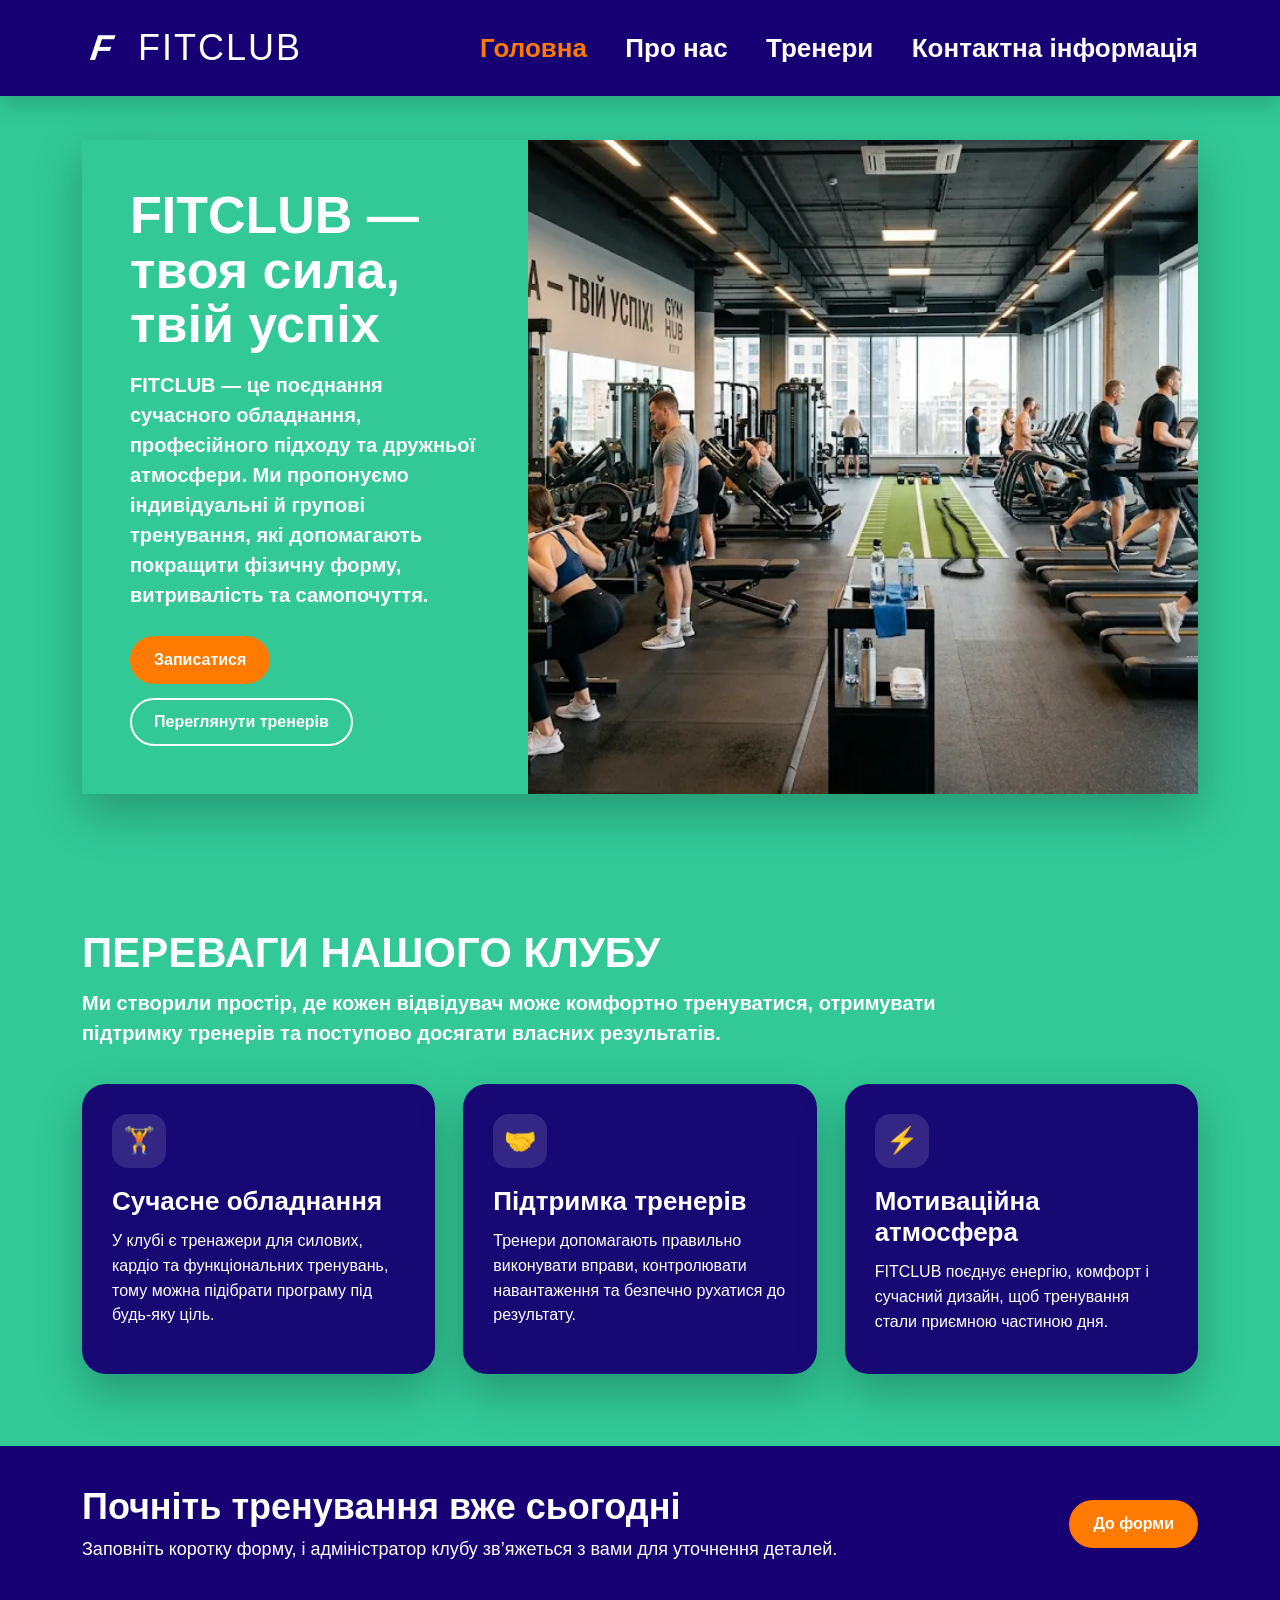
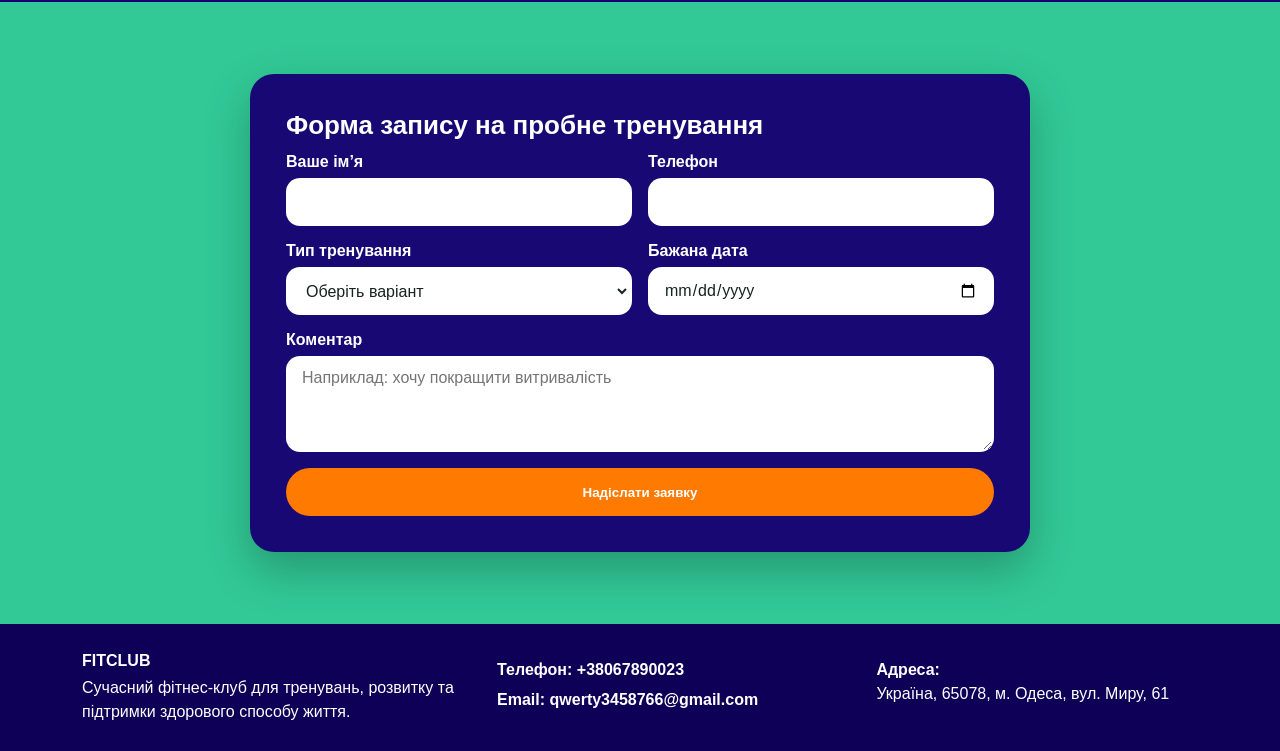
<file: index.html>
<!doctype html>
<html lang="uk">
<head>
    <meta charset="utf-8">
    <meta name="viewport" content="width=device-width, initial-scale=1.0">
    <title>FITCLUB — головна сторінка</title>
    <meta name="description" content="FITCLUB — сучасний фітнес-клуб з професійними тренерами, комфортною атмосферою та формою запису на пробне тренування.">
    <link rel="icon" href="favicon.svg" type="image/svg+xml">
    <link rel="stylesheet" href="css/style.css">
</head>
<body>
<header class="site-header">
    <div class="wrapper header-inner">
        <a class="brand" href="index.html" aria-label="FITCLUB головна сторінка">
            <span class="brand-mark">F</span>
            <span>FITCLUB</span>
        </a>
        <button class="nav-toggle" type="button" aria-label="Відкрити меню" aria-expanded="false">
            <span></span><span></span><span></span>
        </button>
        <nav class="main-nav" aria-label="Головна навігація">
            <ul>
                <li><a class="active" href="index.html">Головна</a></li>
                <li><a href="about.html">Про нас</a></li>
                <li><a href="trainers.html">Тренери</a></li>
                <li><a href="contacts.html">Контактна інформація</a></li>
            </ul>
        </nav>
    </div>
</header>

<main>
    <section class="hero">
        <div class="wrapper">
            <div class="hero-card">
                <div class="hero-text">
                    <h1>FITCLUB — твоя сила, твій успіх</h1>
                    <p>FITCLUB — це поєднання сучасного обладнання, професійного підходу та дружньої атмосфери. Ми пропонуємо індивідуальні й групові тренування, які допомагають покращити фізичну форму, витривалість та самопочуття.</p>
                    <div class="hero-actions">
                        <a class="btn-fit" href="#trial-form">Записатися</a>
                        <a class="btn-ghost" href="trainers.html">Переглянути тренерів</a>
                    </div>
                </div>
                <img class="hero-image" src="images/hero-gym.webp" alt="Сучасний тренажерний зал FITCLUB">
            </div>
        </div>
    </section>

    <section class="section">
        <div class="wrapper">
            <h2 class="section-title">Переваги нашого клубу</h2>
            <p class="section-subtitle">Ми створили простір, де кожен відвідувач може комфортно тренуватися, отримувати підтримку тренерів та поступово досягати власних результатів.</p>
            <div class="cards-grid">
                <article class="info-card">
                    <div class="info-icon">🏋</div>
                    <h3>Сучасне обладнання</h3>
                    <p>У клубі є тренажери для силових, кардіо та функціональних тренувань, тому можна підібрати програму під будь-яку ціль.</p>
                </article>
                <article class="info-card">
                    <div class="info-icon">🤝</div>
                    <h3>Підтримка тренерів</h3>
                    <p>Тренери допомагають правильно виконувати вправи, контролювати навантаження та безпечно рухатися до результату.</p>
                </article>
                <article class="info-card">
                    <div class="info-icon">⚡</div>
                    <h3>Мотиваційна атмосфера</h3>
                    <p>FITCLUB поєднує енергію, комфорт і сучасний дизайн, щоб тренування стали приємною частиною дня.</p>
                </article>
            </div>
        </div>
    </section>

    <section class="cta">
        <div class="wrapper cta-row">
            <div>
                <h2>Почніть тренування вже сьогодні</h2>
                <p>Заповніть коротку форму, і адміністратор клубу зв’яжеться з вами для уточнення деталей.</p>
            </div>
            <a class="btn-fit" href="#trial-form">До форми</a>
        </div>
    </section>

    <section class="section" id="trial-form">
        <div class="wrapper">
            <div class="form-panel">
                <h2>Форма запису на пробне тренування</h2>
                <form class="fit-form" action="#" method="post">
                    <div class="form-group">
                        <label for="name">Ваше ім’я</label>
                        <input type="text" id="name" name="name" autocomplete="name" required>
                    </div>
                    <div class="form-group">
                        <label for="phone">Телефон</label>
                        <input type="tel" id="phone" name="phone" autocomplete="tel" required>
                    </div>
                    <div class="form-group">
                        <label for="training">Тип тренування</label>
                        <select id="training" name="training" required>
                            <option value="">Оберіть варіант</option>
                            <option value="personal">Індивідуальне</option>
                            <option value="group">Групове</option>
                            <option value="cardio">Кардіо</option>
                        </select>
                    </div>
                    <div class="form-group">
                        <label for="date">Бажана дата</label>
                        <input type="date" id="date" name="date" required>
                    </div>
                    <div class="form-group full">
                        <label for="comment">Коментар</label>
                        <textarea id="comment" name="comment" rows="3" placeholder="Наприклад: хочу покращити витривалість"></textarea>
                    </div>
                    <div class="form-group full">
                        <button class="btn-fit" type="submit">Надіслати заявку</button>
                    </div>
                </form>
            </div>
        </div>
    </section>
</main>

<footer class="site-footer">
    <div class="wrapper footer-grid">
        <div><strong>FITCLUB</strong><p>Сучасний фітнес-клуб для тренувань, розвитку та підтримки здорового способу життя.</p></div>
        <div><p><strong>Телефон:</strong> <a href="tel:+38067890023">+38067890023</a></p><p><strong>Email:</strong> <a href="mailto:qwerty3458766@gmail.com">qwerty3458766@gmail.com</a></p></div>
        <div><p><strong>Адреса:</strong><br>Україна, 65078, м. Одеса, вул. Миру, 61</p></div>
    </div>
</footer>
<button class="scroll-top" type="button" aria-label="Повернутися вгору">↑</button>
<script src="js/main.js"></script>
</body>
</html>
</file>
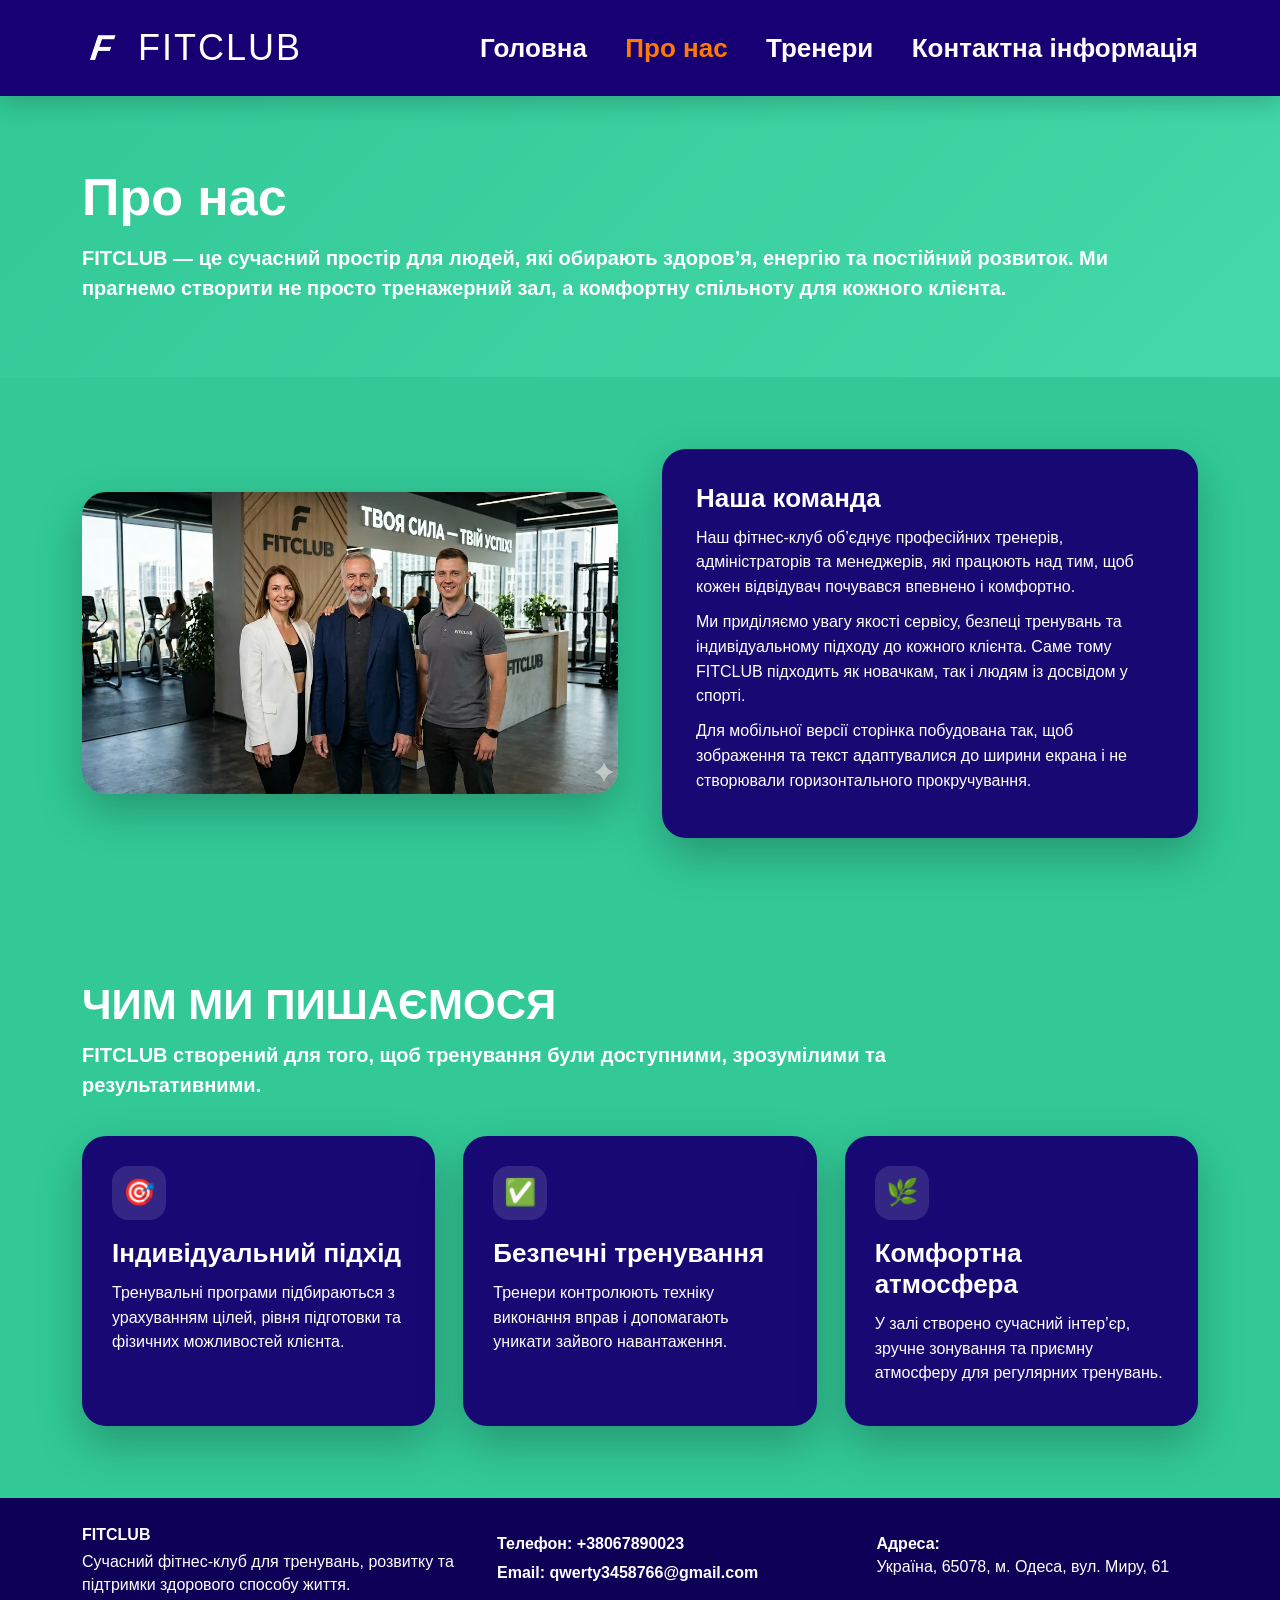
<file: about.html>
<!doctype html>
<html lang="uk">
<head>
    <meta charset="utf-8">
    <meta name="viewport" content="width=device-width, initial-scale=1.0">
    <title>Про нас — FITCLUB</title>
    <meta name="description" content="Інформація про фітнес-клуб FITCLUB, команду, переваги та особливості клубу.">
    <link rel="icon" href="favicon.svg" type="image/svg+xml">
    <link rel="stylesheet" href="css/style.css">
</head>
<body>
<header class="site-header">
    <div class="wrapper header-inner">
        <a class="brand" href="index.html" aria-label="FITCLUB головна сторінка"><span class="brand-mark">F</span><span>FITCLUB</span></a>
        <button class="nav-toggle" type="button" aria-label="Відкрити меню" aria-expanded="false"><span></span><span></span><span></span></button>
        <nav class="main-nav" aria-label="Головна навігація">
            <ul>
                <li><a href="index.html">Головна</a></li>
                <li><a class="active" href="about.html">Про нас</a></li>
                <li><a href="trainers.html">Тренери</a></li>
                <li><a href="contacts.html">Контактна інформація</a></li>
            </ul>
        </nav>
    </div>
</header>

<main>
    <section class="page-hero">
        <div class="wrapper">
            <h1>Про нас</h1>
            <p>FITCLUB — це сучасний простір для людей, які обирають здоров’я, енергію та постійний розвиток. Ми прагнемо створити не просто тренажерний зал, а комфортну спільноту для кожного клієнта.</p>
        </div>
    </section>

    <section class="section">
        <div class="wrapper about-layout">
            <img class="about-image" src="images/managers.webp" alt="Команда FITCLUB">
            <div class="about-panel">
                <h2>Наша команда</h2>
                <p>Наш фітнес-клуб об’єднує професійних тренерів, адміністраторів та менеджерів, які працюють над тим, щоб кожен відвідувач почувався впевнено і комфортно.</p>
                <p>Ми приділяємо увагу якості сервісу, безпеці тренувань та індивідуальному підходу до кожного клієнта. Саме тому FITCLUB підходить як новачкам, так і людям із досвідом у спорті.</p>
                <p>Для мобільної версії сторінка побудована так, щоб зображення та текст адаптувалися до ширини екрана і не створювали горизонтального прокручування.</p>
            </div>
        </div>
    </section>

    <section class="section">
        <div class="wrapper">
            <h2 class="section-title">Чим ми пишаємося</h2>
            <p class="section-subtitle">FITCLUB створений для того, щоб тренування були доступними, зрозумілими та результативними.</p>
            <div class="cards-grid">
                <article class="info-card"><div class="info-icon">🎯</div><h3>Індивідуальний підхід</h3><p>Тренувальні програми підбираються з урахуванням цілей, рівня підготовки та фізичних можливостей клієнта.</p></article>
                <article class="info-card"><div class="info-icon">✅</div><h3>Безпечні тренування</h3><p>Тренери контролюють техніку виконання вправ і допомагають уникати зайвого навантаження.</p></article>
                <article class="info-card"><div class="info-icon">🌿</div><h3>Комфортна атмосфера</h3><p>У залі створено сучасний інтер’єр, зручне зонування та приємну атмосферу для регулярних тренувань.</p></article>
            </div>
        </div>
    </section>
</main>

<footer class="site-footer">
    <div class="wrapper footer-grid">
        <div><strong>FITCLUB</strong><p>Сучасний фітнес-клуб для тренувань, розвитку та підтримки здорового способу життя.</p></div>
        <div><p><strong>Телефон:</strong> <a href="tel:+38067890023">+38067890023</a></p><p><strong>Email:</strong> <a href="mailto:qwerty3458766@gmail.com">qwerty3458766@gmail.com</a></p></div>
        <div><p><strong>Адреса:</strong><br>Україна, 65078, м. Одеса, вул. Миру, 61</p></div>
    </div>
</footer>
<button class="scroll-top" type="button" aria-label="Повернутися вгору">↑</button>
<script src="js/main.js"></script>
</body>
</html>
</file>
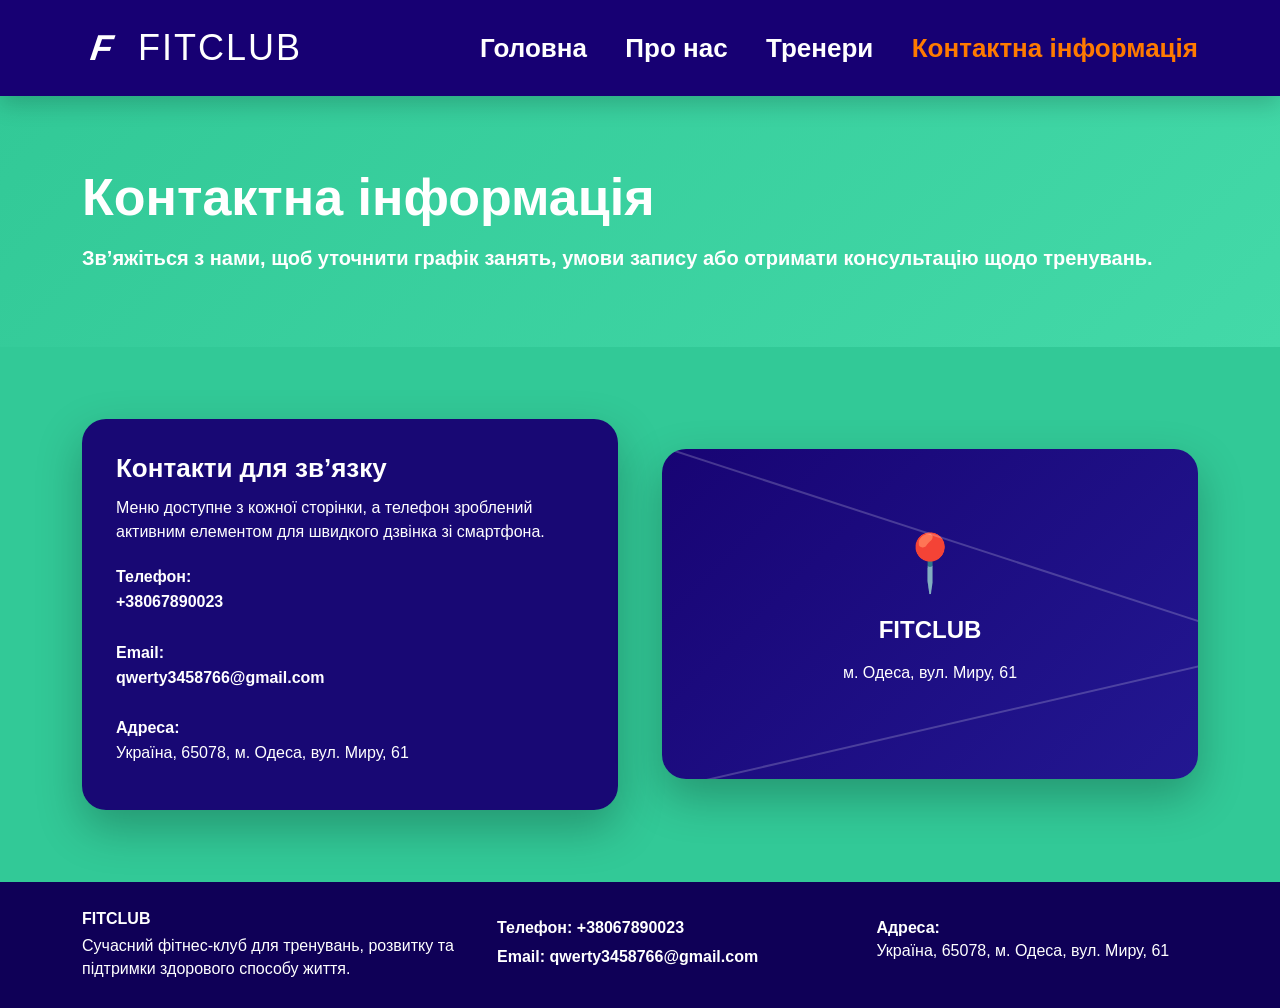
<file: contacts.html>
<!doctype html>
<html lang="uk">
<head>
    <meta charset="utf-8">
    <meta name="viewport" content="width=device-width, initial-scale=1.0">
    <title>Контактна інформація — FITCLUB</title>
    <meta name="description" content="Контакти фітнес-клубу FITCLUB: телефон, email, адреса та схема розташування.">
    <link rel="icon" href="favicon.svg" type="image/svg+xml">
    <link rel="stylesheet" href="css/style.css">
</head>
<body>
<header class="site-header">
    <div class="wrapper header-inner">
        <a class="brand" href="index.html" aria-label="FITCLUB головна сторінка"><span class="brand-mark">F</span><span>FITCLUB</span></a>
        <button class="nav-toggle" type="button" aria-label="Відкрити меню" aria-expanded="false"><span></span><span></span><span></span></button>
        <nav class="main-nav" aria-label="Головна навігація">
            <ul>
                <li><a href="index.html">Головна</a></li>
                <li><a href="about.html">Про нас</a></li>
                <li><a href="trainers.html">Тренери</a></li>
                <li><a class="active" href="contacts.html">Контактна інформація</a></li>
            </ul>
        </nav>
    </div>
</header>

<main>
    <section class="page-hero">
        <div class="wrapper">
            <h1>Контактна інформація</h1>
            <p>Зв’яжіться з нами, щоб уточнити графік занять, умови запису або отримати консультацію щодо тренувань.</p>
        </div>
    </section>

    <section class="section">
        <div class="wrapper contacts-layout">
            <div class="contact-card">
                <h2>Контакти для зв’язку</h2>
                <p>Меню доступне з кожної сторінки, а телефон зроблений активним елементом для швидкого дзвінка зі смартфона.</p>
                <div class="contact-list">
                    <p><strong>Телефон:</strong><br><a href="tel:+38067890023">+38067890023</a></p>
                    <p><strong>Email:</strong><br><a href="mailto:qwerty3458766@gmail.com">qwerty3458766@gmail.com</a></p>
                    <p><strong>Адреса:</strong><br>Україна, 65078, м. Одеса, вул. Миру, 61</p>
                </div>
            </div>
            <div class="map-panel" aria-label="Схема розташування FITCLUB">
                <div>
                    <div class="map-pin">📍</div>
                    <h2>FITCLUB</h2>
                    <p>м. Одеса, вул. Миру, 61</p>
                </div>
            </div>
        </div>
    </section>
</main>

<footer class="site-footer">
    <div class="wrapper footer-grid">
        <div><strong>FITCLUB</strong><p>Сучасний фітнес-клуб для тренувань, розвитку та підтримки здорового способу життя.</p></div>
        <div><p><strong>Телефон:</strong> <a href="tel:+38067890023">+38067890023</a></p><p><strong>Email:</strong> <a href="mailto:qwerty3458766@gmail.com">qwerty3458766@gmail.com</a></p></div>
        <div><p><strong>Адреса:</strong><br>Україна, 65078, м. Одеса, вул. Миру, 61</p></div>
    </div>
</footer>
<button class="scroll-top" type="button" aria-label="Повернутися вгору">↑</button>
<script src="js/main.js"></script>
</body>
</html>
</file>
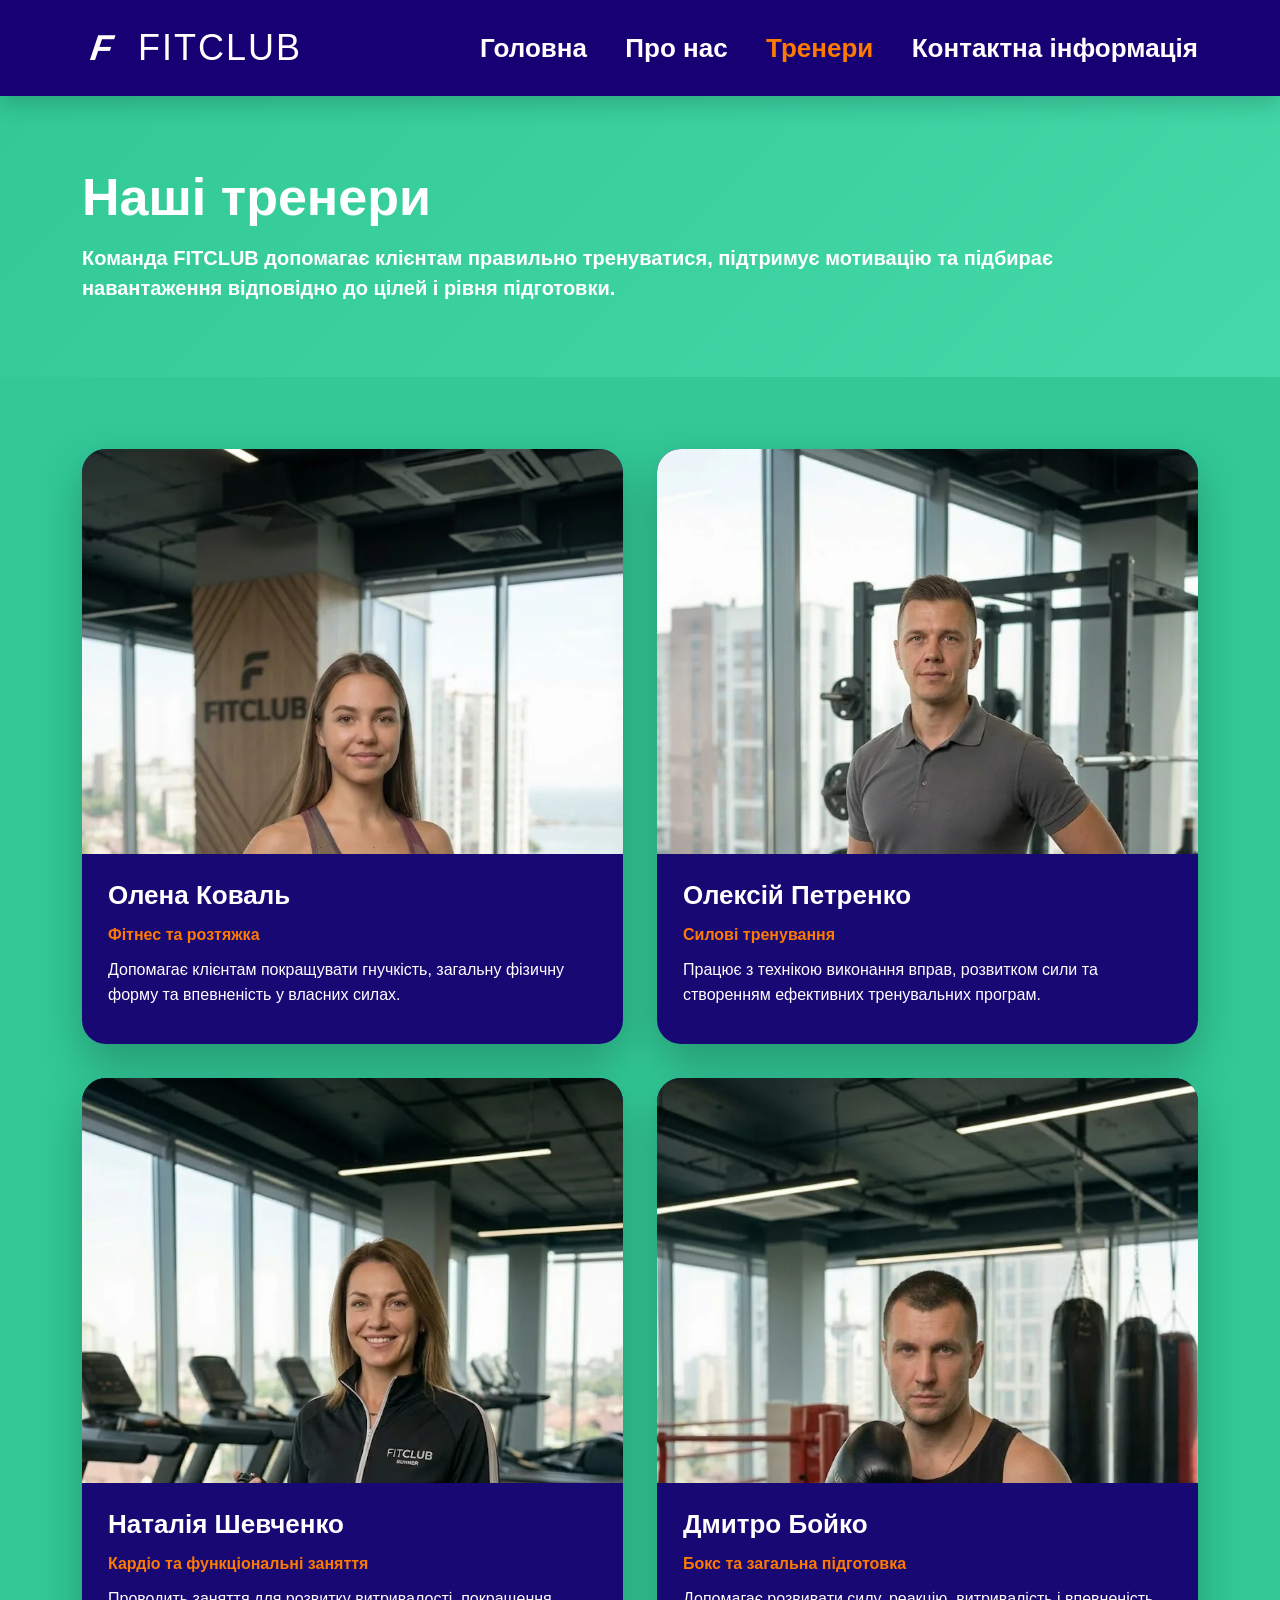
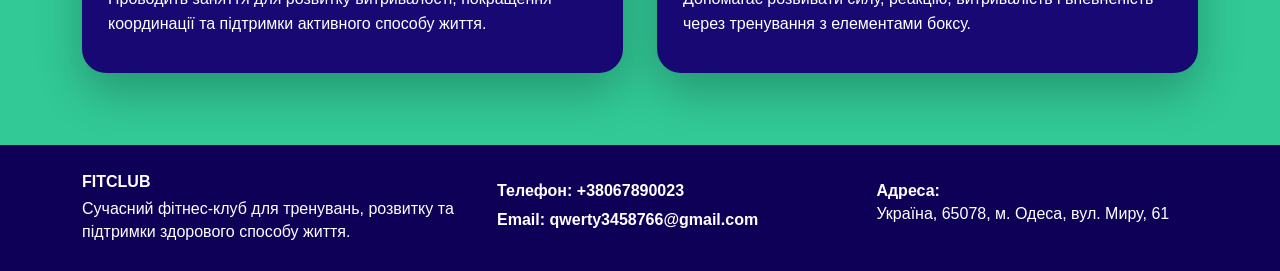
<file: trainers.html>
<!doctype html>
<html lang="uk">
<head>
    <meta charset="utf-8">
    <meta name="viewport" content="width=device-width, initial-scale=1.0">
    <title>Тренери — FITCLUB</title>
    <meta name="description" content="Сторінка тренерів фітнес-клубу FITCLUB з фотографіями, спеціалізаціями та короткими описами.">
    <link rel="icon" href="favicon.svg" type="image/svg+xml">
    <link rel="stylesheet" href="css/style.css">
</head>
<body>
<header class="site-header">
    <div class="wrapper header-inner">
        <a class="brand" href="index.html" aria-label="FITCLUB головна сторінка"><span class="brand-mark">F</span><span>FITCLUB</span></a>
        <button class="nav-toggle" type="button" aria-label="Відкрити меню" aria-expanded="false"><span></span><span></span><span></span></button>
        <nav class="main-nav" aria-label="Головна навігація">
            <ul>
                <li><a href="index.html">Головна</a></li>
                <li><a href="about.html">Про нас</a></li>
                <li><a class="active" href="trainers.html">Тренери</a></li>
                <li><a href="contacts.html">Контактна інформація</a></li>
            </ul>
        </nav>
    </div>
</header>

<main>
    <section class="page-hero">
        <div class="wrapper">
            <h1>Наші тренери</h1>
            <p>Команда FITCLUB допомагає клієнтам правильно тренуватися, підтримує мотивацію та підбирає навантаження відповідно до цілей і рівня підготовки.</p>
        </div>
    </section>

    <section class="section">
        <div class="wrapper trainers-grid">
            <article class="trainer-card">
                <img src="images/trainer-olena.webp" alt="Тренер Олена Коваль">
                <div class="trainer-card-body"><h2>Олена Коваль</h2><p class="trainer-role">Фітнес та розтяжка</p><p>Допомагає клієнтам покращувати гнучкість, загальну фізичну форму та впевненість у власних силах.</p></div>
            </article>
            <article class="trainer-card">
                <img src="images/trainer-oleksii.webp" alt="Тренер Олексій Петренко">
                <div class="trainer-card-body"><h2>Олексій Петренко</h2><p class="trainer-role">Силові тренування</p><p>Працює з технікою виконання вправ, розвитком сили та створенням ефективних тренувальних програм.</p></div>
            </article>
            <article class="trainer-card">
                <img src="images/trainer-nataliia.webp" alt="Тренер Наталія Шевченко">
                <div class="trainer-card-body"><h2>Наталія Шевченко</h2><p class="trainer-role">Кардіо та функціональні заняття</p><p>Проводить заняття для розвитку витривалості, покращення координації та підтримки активного способу життя.</p></div>
            </article>
            <article class="trainer-card">
                <img src="images/trainer-dmytro.webp" alt="Тренер Дмитро Бойко">
                <div class="trainer-card-body"><h2>Дмитро Бойко</h2><p class="trainer-role">Бокс та загальна підготовка</p><p>Допомагає розвивати силу, реакцію, витривалість і впевненість через тренування з елементами боксу.</p></div>
            </article>
        </div>
    </section>
</main>

<footer class="site-footer">
    <div class="wrapper footer-grid">
        <div><strong>FITCLUB</strong><p>Сучасний фітнес-клуб для тренувань, розвитку та підтримки здорового способу життя.</p></div>
        <div><p><strong>Телефон:</strong> <a href="tel:+38067890023">+38067890023</a></p><p><strong>Email:</strong> <a href="mailto:qwerty3458766@gmail.com">qwerty3458766@gmail.com</a></p></div>
        <div><p><strong>Адреса:</strong><br>Україна, 65078, м. Одеса, вул. Миру, 61</p></div>
    </div>
</footer>
<button class="scroll-top" type="button" aria-label="Повернутися вгору">↑</button>
<script src="js/main.js"></script>
</body>
</html>
</file>
<file: css/style.css>
:root {
    --purple: #170073;
    --purple-dark: #0f0057;
    --green: #32c997;
    --green-light: #43d9a8;
    --orange: #ff7a00;
    --dark: #101010;
    --white: #ffffff;
    --text-dark: #16231f;
    --soft: rgba(255, 255, 255, 0.14);
    --shadow: 0 18px 45px rgba(0, 0, 0, 0.25);
    --radius: 24px;
    --container: 1180px;
}

* { box-sizing: border-box; }

html { scroll-behavior: smooth; }

body {
    margin: 0;
    min-width: 320px;
    font-family: Arial, Helvetica, sans-serif;
    color: var(--white);
    background: var(--green);
    overflow-x: hidden;
}

img, svg { max-width: 100%; display: block; }

a { color: inherit; }

.wrapper {
    width: min(100%, var(--container));
    margin: 0 auto;
    padding: 0 clamp(14px, 3vw, 32px);
}

.site-header {
    background: var(--purple);
    position: sticky;
    top: 0;
    z-index: 50;
    box-shadow: 0 8px 22px rgba(0, 0, 0, 0.18);
}

.header-inner {
    min-height: 96px;
    display: flex;
    align-items: center;
    justify-content: space-between;
    gap: 28px;
}

.brand {
    display: inline-flex;
    align-items: center;
    gap: 14px;
    text-decoration: none;
    font-size: clamp(25px, 3vw, 36px);
    letter-spacing: 2px;
    white-space: nowrap;
}

.brand-mark {
    width: 42px;
    height: 42px;
    border-radius: 9px;
    display: grid;
    place-items: center;
    font-style: italic;
    font-weight: 800;
    line-height: 1;
    transform: skew(-8deg);
}

.main-nav ul {
    list-style: none;
    display: flex;
    align-items: center;
    justify-content: flex-end;
    gap: clamp(18px, 3vw, 42px);
    margin: 0;
    padding: 0;
}

.main-nav a {
    display: inline-flex;
    align-items: center;
    min-height: 44px;
    color: var(--white);
    text-decoration: none;
    font-size: clamp(18px, 2.1vw, 26px);
    font-weight: 700;
    transition: color 0.2s ease, transform 0.2s ease;
    white-space: nowrap;
}

.main-nav a:hover,
.main-nav a.active { color: var(--orange); }

.nav-toggle {
    display: none;
    width: 48px;
    height: 48px;
    border: 1px solid rgba(255,255,255,0.4);
    border-radius: 12px;
    background: transparent;
    color: var(--white);
    cursor: pointer;
}

.nav-toggle span {
    display: block;
    width: 24px;
    height: 2px;
    background: var(--white);
    margin: 5px auto;
    border-radius: 20px;
}

.hero {
    padding: clamp(20px, 4vw, 44px) 0 clamp(34px, 5vw, 64px);
}

.hero-card {
    display: grid;
    grid-template-columns: minmax(280px, 0.8fr) minmax(360px, 1.2fr);
    overflow: hidden;
    border-radius: 0;
    box-shadow: var(--shadow);
    background: var(--green);
}

.hero-text {
    padding: clamp(24px, 4vw, 48px);
    display: flex;
    flex-direction: column;
    justify-content: center;
}

.hero-text h1,
.page-hero h1 {
    margin: 0 0 18px;
    font-size: clamp(28px, 5vw, 52px);
    line-height: 1.05;
    font-weight: 800;
}

.hero-text p,
.page-hero p,
.section-subtitle {
    margin: 0;
    font-size: clamp(16px, 1.7vw, 20px);
    line-height: 1.5;
    font-weight: 700;
}

.hero-actions {
    display: flex;
    flex-wrap: wrap;
    gap: 14px;
    margin-top: 26px;
}

.btn-fit,
.btn-ghost {
    display: inline-flex;
    align-items: center;
    justify-content: center;
    min-height: 48px;
    padding: 12px 22px;
    border-radius: 999px;
    text-decoration: none;
    font-weight: 800;
    border: 2px solid transparent;
    cursor: pointer;
    transition: transform 0.2s ease, background 0.2s ease;
}

.btn-fit {
    background: var(--orange);
    color: var(--white);
}

.btn-ghost {
    border-color: var(--white);
    color: var(--white);
}

.btn-fit:hover,
.btn-ghost:hover { transform: translateY(-2px); }

.hero-image {
    width: 100%;
    height: 100%;
    min-height: clamp(280px, 45vw, 520px);
    object-fit: cover;
}

.section {
    padding: clamp(34px, 6vw, 72px) 0;
}

.section-title {
    margin: 0 0 12px;
    font-size: clamp(26px, 4vw, 42px);
    line-height: 1.1;
    font-weight: 800;
    text-transform: uppercase;
}

.section-subtitle {
    max-width: 900px;
    margin-bottom: clamp(22px, 4vw, 36px);
}

.cards-grid {
    display: grid;
    grid-template-columns: repeat(3, minmax(0, 1fr));
    gap: clamp(16px, 2.6vw, 28px);
}

.info-card,
.form-panel,
.about-panel,
.trainer-card,
.contact-card,
.map-panel {
    background: rgba(23, 0, 115, 0.96);
    color: var(--white);
    border-radius: var(--radius);
    box-shadow: var(--shadow);
}

.info-card {
    padding: clamp(20px, 3vw, 30px);
    min-height: 100%;
}

.info-icon {
    width: 54px;
    height: 54px;
    border-radius: 16px;
    display: grid;
    place-items: center;
    background: rgba(255, 255, 255, 0.12);
    font-size: 26px;
    margin-bottom: 18px;
}

.info-card h3,
.trainer-card h2,
.about-panel h2,
.contact-card h2,
.form-panel h2 {
    margin: 0 0 12px;
    font-size: clamp(20px, 2.3vw, 26px);
}

.info-card p,
.about-panel p,
.trainer-card p,
.contact-card p,
.form-panel p {
    margin: 0 0 10px;
    font-size: 16px;
    line-height: 1.55;
}

.cta {
    background: var(--purple);
    padding: clamp(26px, 4vw, 40px) 0;
}

.cta-row {
    display: grid;
    grid-template-columns: 1fr auto;
    gap: 24px;
    align-items: center;
}

.cta h2 { margin: 0 0 8px; font-size: clamp(24px, 3vw, 36px); }
.cta p { margin: 0; font-size: 18px; line-height: 1.45; }

.form-panel {
    padding: clamp(22px, 4vw, 36px);
    max-width: 780px;
    margin: 0 auto;
}

.fit-form {
    display: grid;
    grid-template-columns: repeat(2, minmax(0, 1fr));
    gap: 16px;
}

.form-group { display: flex; flex-direction: column; gap: 7px; }
.form-group.full { grid-column: 1 / -1; }

label { font-weight: 700; }

input, select, textarea {
    width: 100%;
    min-height: 48px;
    border-radius: 14px;
    border: 2px solid transparent;
    padding: 11px 14px;
    font: inherit;
    color: var(--text-dark);
    background: var(--white);
}

textarea { resize: vertical; min-height: 96px; }
input:focus, select:focus, textarea:focus { outline: 3px solid rgba(255, 122, 0, 0.35); }

.form-note { color: rgba(255,255,255,0.85); }

.page-hero {
    background: linear-gradient(135deg, var(--green) 0%, var(--green-light) 100%);
    padding: clamp(34px, 6vw, 74px) 0;
}

.about-layout,
.contacts-layout {
    display: grid;
    grid-template-columns: minmax(280px, 1fr) minmax(280px, 1fr);
    gap: clamp(18px, 4vw, 44px);
    align-items: center;
}

.about-image {
    width: 100%;
    aspect-ratio: 16 / 9;
    object-fit: cover;
    border-radius: var(--radius);
    box-shadow: var(--shadow);
}

.about-panel,
.contact-card,
.map-panel { padding: clamp(22px, 4vw, 34px); }

.trainers-grid {
    display: grid;
    grid-template-columns: repeat(2, minmax(0, 1fr));
    gap: clamp(18px, 4vw, 34px);
}

.trainer-card { overflow: hidden; }
.trainer-card img { width: 100%; aspect-ratio: 4 / 3; object-fit: cover; object-position: center top; }
.trainer-card-body { padding: clamp(18px, 3vw, 26px); }
.trainer-role { color: var(--orange); font-weight: 800; }

.contact-list { display: grid; gap: 16px; margin-top: 20px; }
.contact-list a { text-decoration: none; color: var(--white); font-weight: 800; }
.contact-list a:hover { color: var(--orange); }

.map-panel {
    min-height: 330px;
    display: grid;
    place-items: center;
    text-align: center;
    background: linear-gradient(135deg, rgba(23,0,115,0.98), rgba(34,16,145,0.96));
    position: relative;
    overflow: hidden;
}

.map-panel::before,
.map-panel::after {
    content: "";
    position: absolute;
    inset: auto auto 15% -8%;
    width: 115%;
    height: 2px;
    background: rgba(255,255,255,0.2);
    transform: rotate(-13deg);
}
.map-panel::after { transform: rotate(18deg); inset: 25% auto auto -8%; }
.map-pin { font-size: 56px; margin-bottom: 12px; }

.site-footer {
    background: var(--purple-dark);
    padding: 28px 0;
}

.footer-grid {
    display: grid;
    grid-template-columns: 1.1fr 1fr 0.9fr;
    gap: 22px;
    align-items: start;
}

.site-footer p { margin: 6px 0 0; line-height: 1.45; }
.site-footer a { text-decoration: none; font-weight: 700; }
.site-footer a:hover { color: var(--orange); }

.scroll-top {
    position: fixed;
    right: 18px;
    bottom: 18px;
    width: 44px;
    height: 44px;
    border-radius: 50%;
    border: 2px solid rgba(0,0,0,0.55);
    background: rgba(255,255,255,0.7);
    color: var(--text-dark);
    font-size: 24px;
    cursor: pointer;
    opacity: 0;
    visibility: hidden;
    transition: 0.2s ease;
    z-index: 40;
}
.scroll-top.show { opacity: 1; visibility: visible; }

@media (max-width: 992px) {
    .header-inner { min-height: 84px; }
    .nav-toggle { display: block; }
    .main-nav {
        position: absolute;
        top: 100%;
        left: 0;
        right: 0;
        background: var(--purple-dark);
        max-height: 0;
        overflow: hidden;
        transition: max-height 0.25s ease;
        box-shadow: 0 14px 28px rgba(0,0,0,0.22);
    }
    .main-nav.open { max-height: 360px; }
    .main-nav ul {
        flex-direction: column;
        align-items: stretch;
        gap: 0;
        padding: 10px clamp(14px, 3vw, 32px) 18px;
        width: min(100%, var(--container));
        margin: 0 auto;
    }
    .main-nav a {
        width: 100%;
        justify-content: center;
        padding: 13px 16px;
        border: 1px solid rgba(255,255,255,0.22);
        border-radius: 14px;
        margin-top: 8px;
        font-size: 18px;
    }
    .hero-card { grid-template-columns: 1fr; }
    .hero-text { order: 2; }
    .hero-image { order: 1; min-height: 340px; }
    .cards-grid { grid-template-columns: repeat(2, minmax(0, 1fr)); }
    .about-layout,
    .contacts-layout { grid-template-columns: 1fr; }
    .footer-grid { grid-template-columns: 1fr 1fr; }
}

@media (max-width: 768px) {
    .cards-grid,
    .trainers-grid,
    .footer-grid,
    .cta-row,
    .fit-form { grid-template-columns: 1fr; }
    .cta-row { text-align: left; }
    .hero-actions .btn-fit,
    .hero-actions .btn-ghost { width: 100%; }
    .hero-image { min-height: 280px; }
    .trainer-card img { aspect-ratio: 1 / 1; }
}

@media (max-width: 576px) {
    .wrapper { padding: 0 14px; }
    .brand { font-size: 24px; gap: 8px; letter-spacing: 1px; }
    .brand-mark { width: 34px; height: 34px; }
    .header-inner { min-height: 74px; }
    .hero { padding-top: 14px; }
    .hero-card,
    .about-image,
    .info-card,
    .form-panel,
    .about-panel,
    .trainer-card,
    .contact-card,
    .map-panel { border-radius: 18px; }
    .hero-text { padding: 22px 18px; }
    .hero-image { min-height: 230px; }
    .section { padding: 34px 0; }
    .page-hero { padding: 32px 0; }
    .btn-fit,
    .btn-ghost { width: 100%; }
    .map-panel { min-height: 260px; }
}

@media (max-width: 380px) {
    .brand span:last-child { font-size: 21px; }
    .nav-toggle { width: 44px; height: 44px; }
    .hero-text p,
    .page-hero p,
    .section-subtitle { font-size: 15px; }
}
</file>
